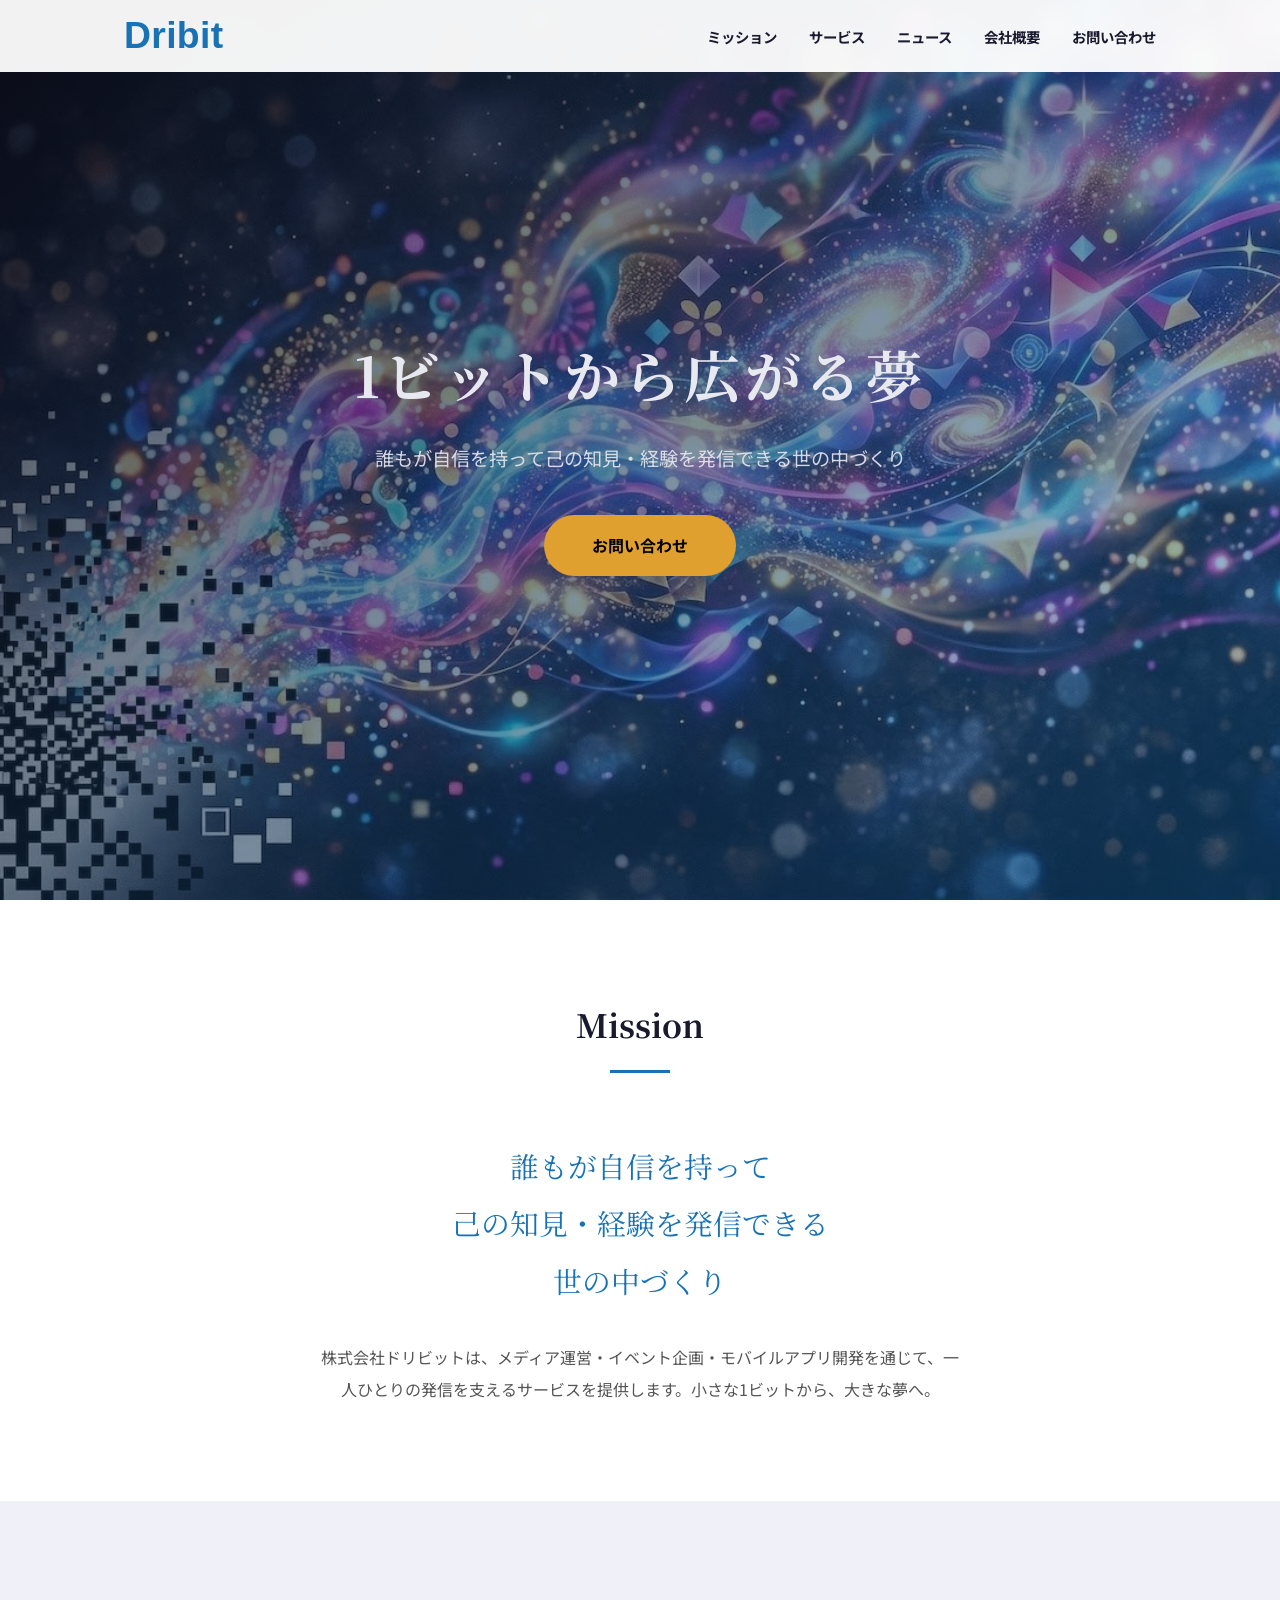
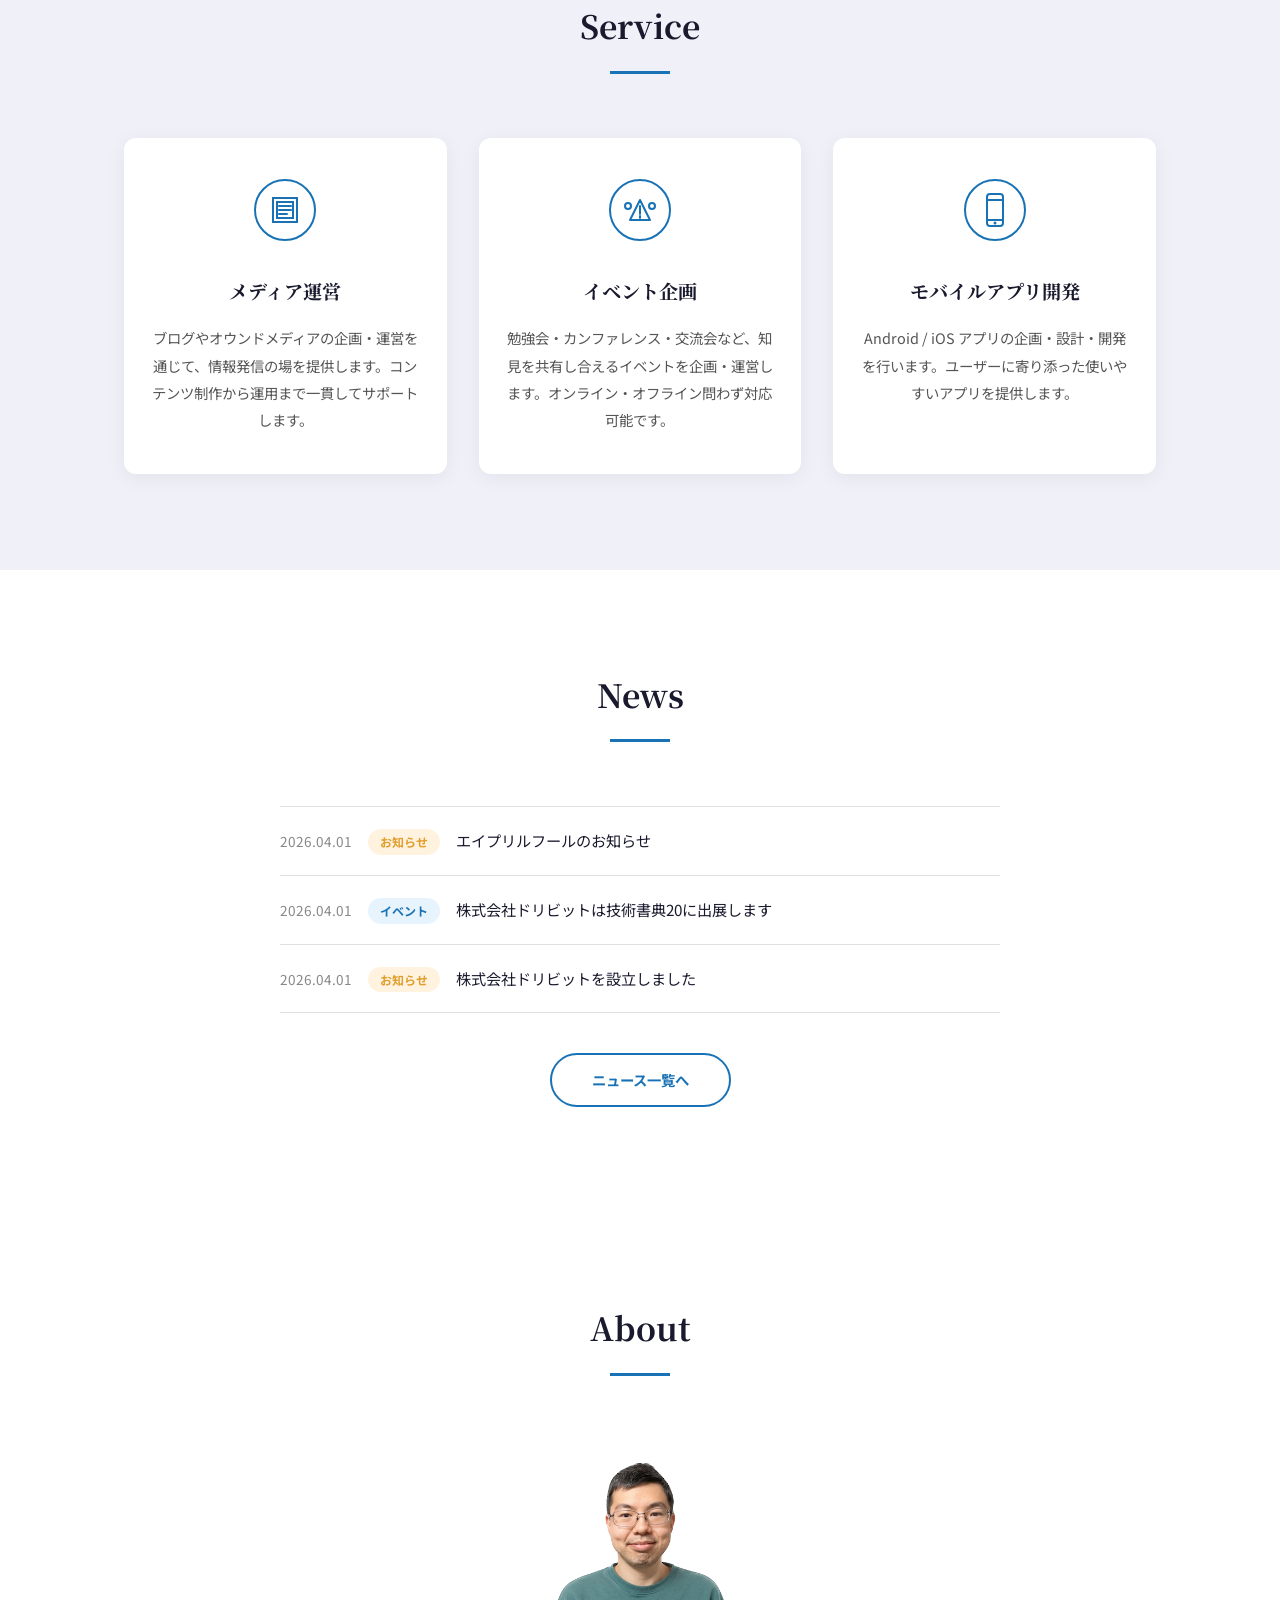
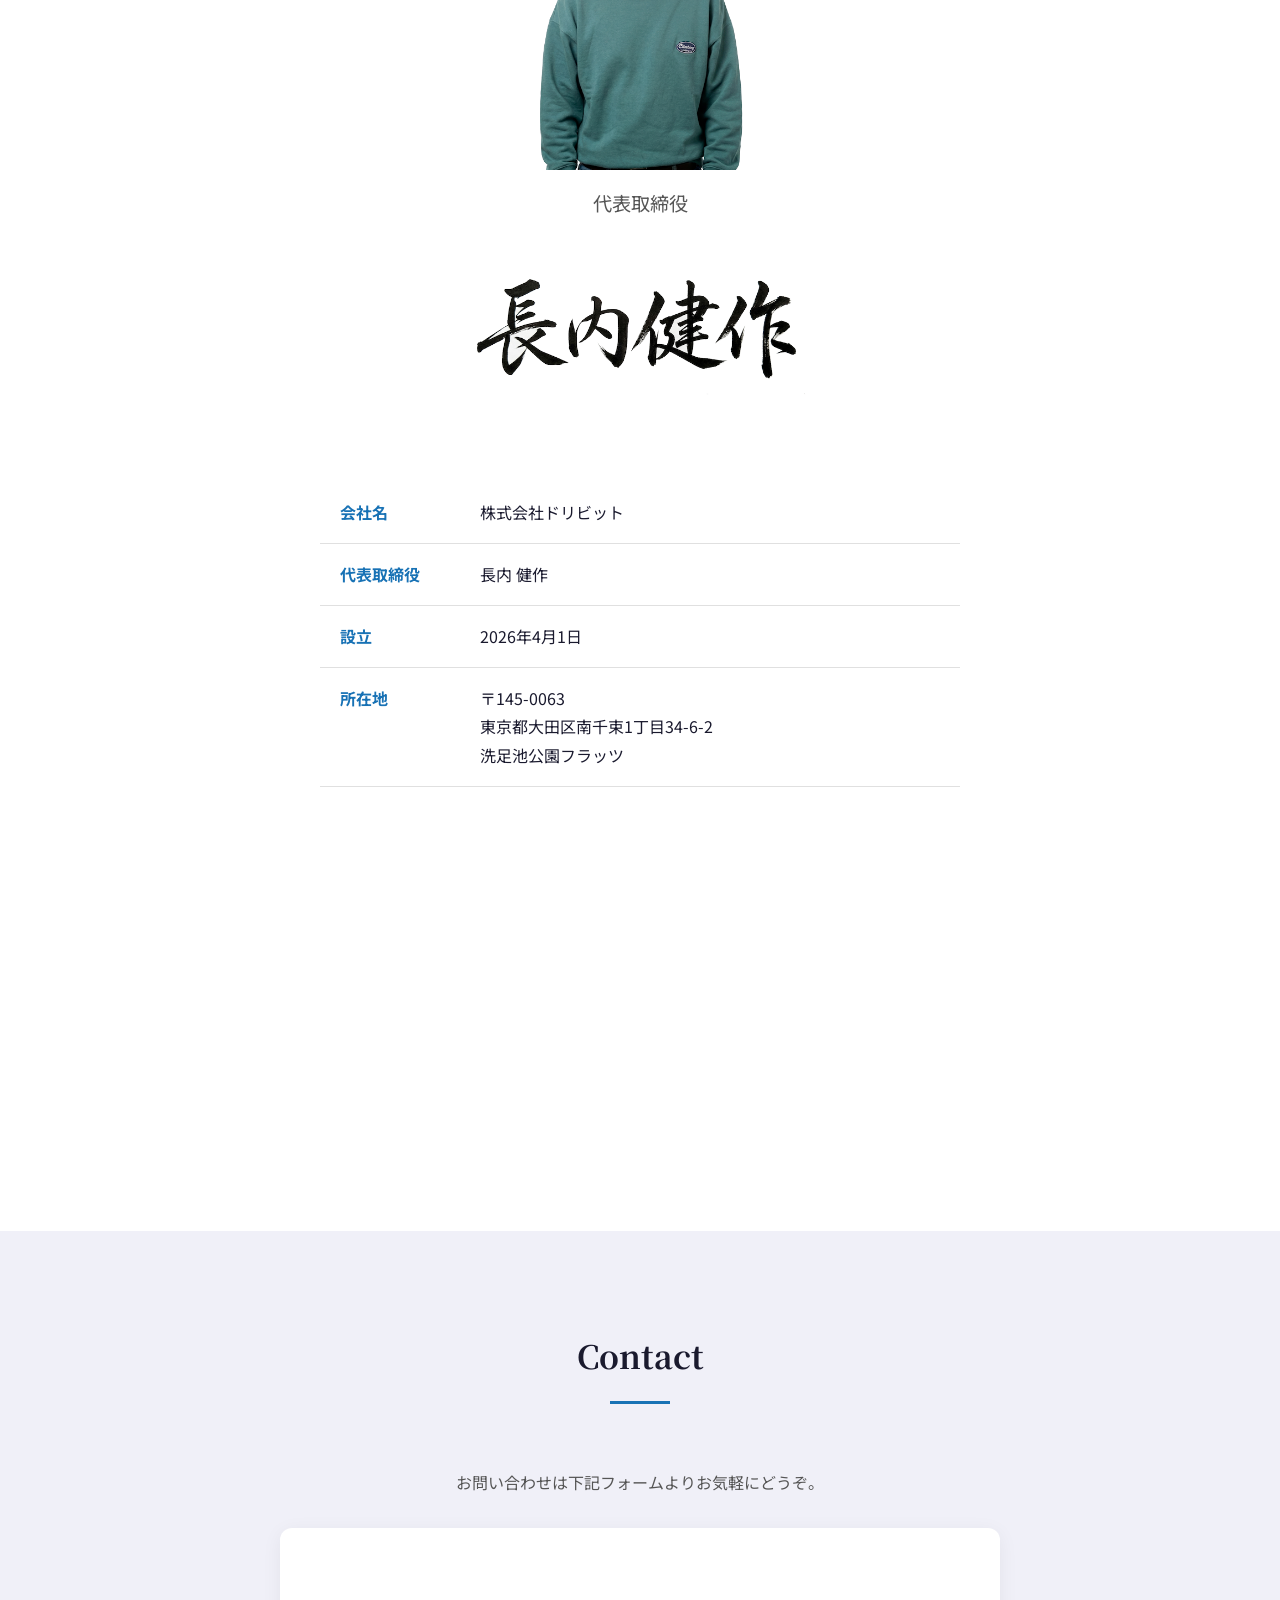
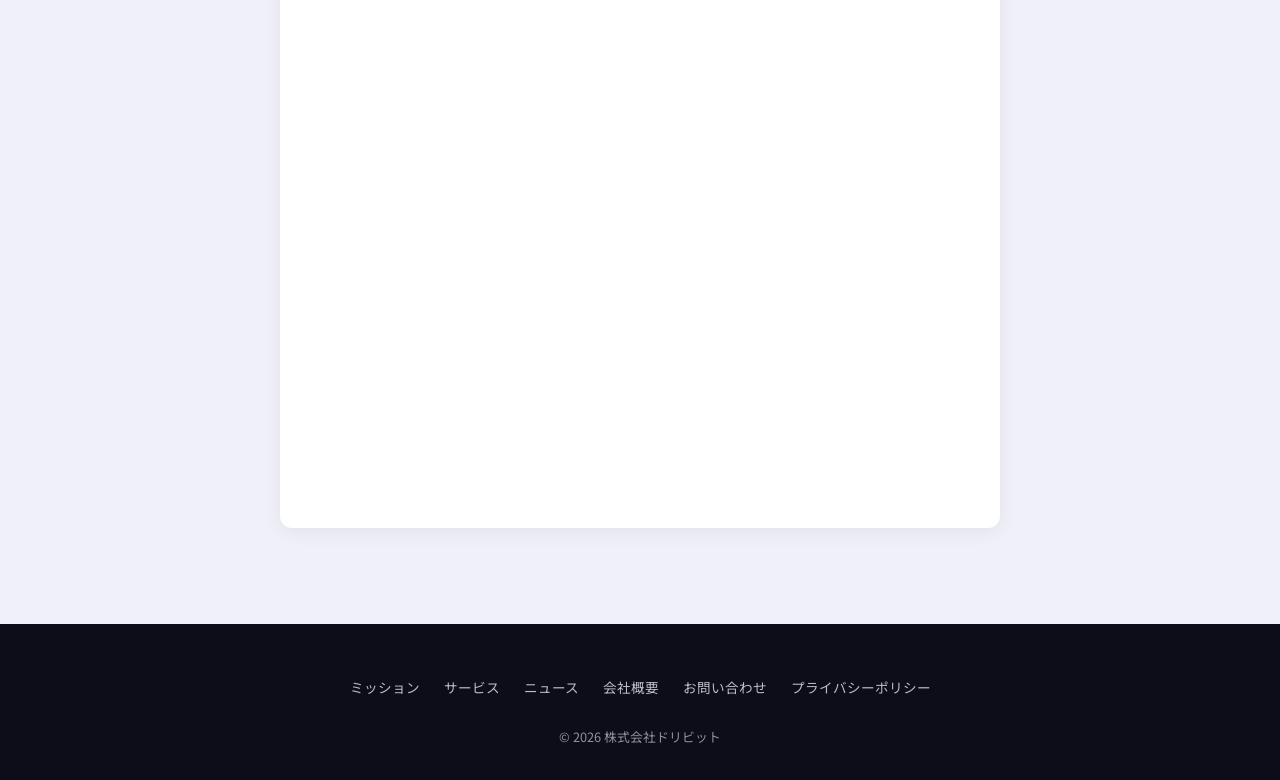
<file: docs/index.html>
<!DOCTYPE html>
<html lang="ja">
<head>
  <meta charset="UTF-8">
  <meta name="viewport" content="width=device-width, initial-scale=1.0">
  <title>株式会社ドリビット | 1ビットから広がる夢</title>
  <meta name="description" content="株式会社ドリビットはメディア運営、イベント企画、モバイルアプリ開発を通じて、誰もが自信を持って己の知見・経験を発信できる世の中をつくります。">
  <meta property="og:title" content="株式会社ドリビット | 1ビットから広がる夢">
  <meta property="og:description" content="メディア運営、イベント企画、モバイルアプリ開発を通じて、誰もが自信を持って己の知見・経験を発信できる世の中をつくります。">
  <meta property="og:type" content="website">
  <meta property="og:url" content="https://tonionagauzzi.github.io/dribit/">
  <meta property="og:image" content="https://tonionagauzzi.github.io/dribit/images/dribit-background.jpg">
  <meta name="theme-color" content="#1872B5">
  <meta property="og:locale" content="ja_JP">
  <link rel="preconnect" href="https://fonts.googleapis.com">
  <link rel="preconnect" href="https://fonts.gstatic.com" crossorigin>
  <link href="https://fonts.googleapis.com/css2?family=Noto+Sans+JP:wght@400;700&family=Noto+Serif+JP:wght@700&display=swap" rel="stylesheet">
  <link rel="stylesheet" href="css/style.css">
  <script type="application/ld+json">
  {
    "@context": "https://schema.org",
    "@type": "Organization",
    "name": "株式会社ドリビット",
    "url": "https://tonionagauzzi.github.io/dribit/",
    "logo": "https://tonionagauzzi.github.io/dribit/images/dribit-logo.svg",
    "founder": {
      "@type": "Person",
      "name": "長内健作"
    },
    "foundingDate": "2026-04-01",
    "address": {
      "@type": "PostalAddress",
      "postalCode": "145-0063",
      "addressRegion": "東京都",
      "addressLocality": "大田区",
      "streetAddress": "南千束1丁目34-6 洗足公園フラッツ",
      "addressCountry": "JP"
    }
  }
  </script>
</head>
<body>
  <!-- Header -->
  <header class="header" id="header">
    <div class="header__inner">
      <a href="#" class="header__logo">
        <img src="images/dribit-logo.svg" alt="株式会社ドリビット" width="120" height="48">
      </a>
      <button class="header__hamburger" id="hamburger" aria-label="メニューを開く" aria-expanded="false">
        <span></span>
        <span></span>
        <span></span>
      </button>
      <nav class="header__nav" id="nav" aria-label="メインナビゲーション">
        <ul class="header__nav-list">
          <li><a href="#mission" class="header__nav-link">ミッション</a></li>
          <li><a href="#service" class="header__nav-link">サービス</a></li>
          <li><a href="#news" class="header__nav-link">ニュース</a></li>
          <li><a href="#about" class="header__nav-link">会社概要</a></li>
          <li><a href="#contact" class="header__nav-link">お問い合わせ</a></li>
        </ul>
      </nav>
    </div>
  </header>

  <main>
    <!-- Hero -->
    <section class="hero" id="hero">
      <div class="hero__overlay"></div>
      <div class="hero__content">
        <h1 class="hero__title">1ビットから広がる夢</h1>
        <p class="hero__subtitle">誰もが自信を持って己の知見・経験を発信できる世の中づくり</p>
        <a href="#contact" class="hero__cta">お問い合わせ</a>
      </div>
    </section>

    <!-- Mission -->
    <section class="mission" id="mission">
      <div class="container">
        <h2 class="section-title">Mission</h2>
        <p class="mission__text">誰もが自信を持って<br>己の知見・経験を発信できる<br>世の中づくり</p>
        <p class="mission__description">株式会社ドリビットは、メディア運営・イベント企画・モバイルアプリ開発を通じて、一人ひとりの発信を支えるサービスを提供します。小さな1ビットから、大きな夢へ。</p>
      </div>
    </section>

    <!-- Service -->
    <section class="service" id="service">
      <div class="container">
        <h2 class="section-title">Service</h2>
        <div class="service__cards">
          <a href="https://dribit.hatenablog.com/" target="_blank" rel="noopener noreferrer" class="service__card">
            <div class="service__icon" aria-hidden="true">
              <svg viewBox="0 0 64 64" width="64" height="64"><circle cx="32" cy="32" r="30" fill="none" stroke="#1872B5" stroke-width="2"/><path d="M20 44V20h24v24H20zm4-20v16h16V24H24zm2 4h12m-12 4h12m-12 4h8" fill="none" stroke="#1872B5" stroke-width="2" stroke-linecap="round"/></svg>
            </div>
            <h3 class="service__card-title">メディア運営</h3>
            <p class="service__card-text">ブログやオウンドメディアの企画・運営を通じて、情報発信の場を提供します。コンテンツ制作から運用まで一貫してサポートします。</p>
          </a>
          <a href="https://connpass.com/user/knagauchi/open/" target="_blank" rel="noopener noreferrer" class="service__card">
            <div class="service__icon" aria-hidden="true">
              <svg viewBox="0 0 64 64" width="64" height="64"><circle cx="32" cy="32" r="30" fill="none" stroke="#1872B5" stroke-width="2"/><path d="M22 42l10-20 10 20H22zm10-14v8m0 2v2" fill="none" stroke="#1872B5" stroke-width="2" stroke-linecap="round" stroke-linejoin="round"/><circle cx="20" cy="28" r="3" fill="none" stroke="#1872B5" stroke-width="2"/><circle cx="44" cy="28" r="3" fill="none" stroke="#1872B5" stroke-width="2"/></svg>
            </div>
            <h3 class="service__card-title">イベント企画</h3>
            <p class="service__card-text">勉強会・カンファレンス・交流会など、知見を共有し合えるイベントを企画・運営します。オンライン・オフライン問わず対応可能です。</p>
          </a>
          <a href="https://play.google.com/store/apps/developer?id=tonionagauzzi&hl=ja" target="_blank" rel="noopener noreferrer" class="service__card">
            <div class="service__icon" aria-hidden="true">
              <svg viewBox="0 0 64 64" width="64" height="64"><circle cx="32" cy="32" r="30" fill="none" stroke="#1872B5" stroke-width="2"/><rect x="24" y="16" width="16" height="32" rx="3" fill="none" stroke="#1872B5" stroke-width="2"/><line x1="24" y1="22" x2="40" y2="22" stroke="#1872B5" stroke-width="2"/><line x1="24" y1="42" x2="40" y2="42" stroke="#1872B5" stroke-width="2"/><circle cx="32" cy="45" r="1.5" fill="#1872B5"/></svg>
            </div>
            <h3 class="service__card-title">モバイルアプリ開発</h3>
            <p class="service__card-text">Android / iOS アプリの企画・設計・開発を行います。ユーザーに寄り添った使いやすいアプリを提供します。</p>
          </a>
        </div>
      </div>
    </section>

    <!-- News -->
    <section class="news" id="news">
      <div class="container">
        <h2 class="section-title">News</h2>
        <ul class="news__list">
          <li class="news__item">
            <time class="news__date" datetime="2026-04-01">2026.04.01</time>
            <span class="news__tag news__tag--info">お知らせ</span>
            <a href="april-fools.html" class="news__link">エイプリルフールのお知らせ</a>
          </li>
          <li class="news__item">
            <time class="news__date" datetime="2026-04-01">2026.04.01</time>
            <span class="news__tag news__tag--event">イベント</span>
            <a href="https://dribit.hatenablog.com/entry/2026/03/28/233750" target="_blank" rel="noopener noreferrer" class="news__link">株式会社ドリビットは技術書典20に出展します</a>
          </li>
          <li class="news__item">
            <time class="news__date" datetime="2026-04-01">2026.04.01</time>
            <span class="news__tag news__tag--info">お知らせ</span>
            <a href="greeting.html" class="news__link">株式会社ドリビットを設立しました</a>
          </li>
        </ul>
        <div class="news__more">
          <a href="news.html" class="news__more-link">ニュース一覧へ</a>
        </div>
      </div>
    </section>

    <!-- About -->
    <section class="about" id="about">
      <div class="container">
        <h2 class="section-title">About</h2>

        <div class="about__ceo">
          <img src="images/ceo.png" alt="代表取締役 長内健作" class="about__ceo-photo">
          <div class="about__ceo-info">
            <p class="about__ceo-role">代表取締役</p>
            <img src="images/ceo-sign.png" alt="長内 健作" class="about__ceo-sign">
          </div>
        </div>

        <table class="about__table">
          <tbody>
            <tr>
              <th>会社名</th>
              <td>株式会社ドリビット</td>
            </tr>
            <tr>
              <th>代表取締役</th>
              <td>長内 健作</td>
            </tr>
            <tr>
              <th>設立</th>
              <td>2026年4月1日</td>
            </tr>
            <tr>
              <th>所在地</th>
              <td>〒145-0063<br>東京都大田区南千束1丁目34-6-2<br>洗足池公園フラッツ</td>
            </tr>
          </tbody>
        </table>

        <div class="about__map">
          <iframe
            src="https://www.google.com/maps/embed?pb=!1m18!1m12!1m3!1d3244.5!2d139.6930!3d35.6080!2m3!1f0!2f0!3f0!3m2!1i1024!2i768!4f13.1!3m3!1m2!1s0x6018f517cfc9cfb1%3A0x0!2z5p2x5Lqs6YO95aSn55Sw5Yy65Y2X5Y2D5p2fMeS4geebrjM0LTY!5e0!3m2!1sja!2sjp!4v1"
            width="100%"
            height="300"
            style="border:0;"
            allowfullscreen=""
            loading="lazy"
            referrerpolicy="no-referrer-when-downgrade"
            title="株式会社ドリビット 所在地">
          </iframe>
        </div>
      </div>
    </section>

    <!-- Contact -->
    <section class="contact" id="contact">
      <div class="container">
        <h2 class="section-title">Contact</h2>
        <p class="contact__description">お問い合わせは下記フォームよりお気軽にどうぞ。</p>
        <div class="contact__form-wrapper">
          <iframe
            src="https://docs.google.com/forms/d/e/1FAIpQLSdU_aLf9sjyo8rgIQrFaLadNsTIwIhDn-3zxb8_YLJNC9OWyg/viewform?embedded=true"
            width="100%"
            height="600"
            style="border:0;"
            title="お問い合わせフォーム">
            読み込んでいます…
          </iframe>
        </div>
      </div>
    </section>
  </main>

  <!-- Footer -->
  <footer class="footer">
    <div class="footer__inner">
      <nav class="footer__nav" aria-label="フッターナビゲーション">
        <ul class="footer__nav-list">
          <li><a href="#mission">ミッション</a></li>
          <li><a href="#service">サービス</a></li>
          <li><a href="#news">ニュース</a></li>
          <li><a href="#about">会社概要</a></li>
          <li><a href="#contact">お問い合わせ</a></li>
          <li><a href="privacy-policy.html">プライバシーポリシー</a></li>
        </ul>
      </nav>
      <p class="footer__copyright">&copy; 2026 株式会社ドリビット</p>
    </div>
  </footer>

  <script src="js/main.js"></script>
</body>
</html>
</file>
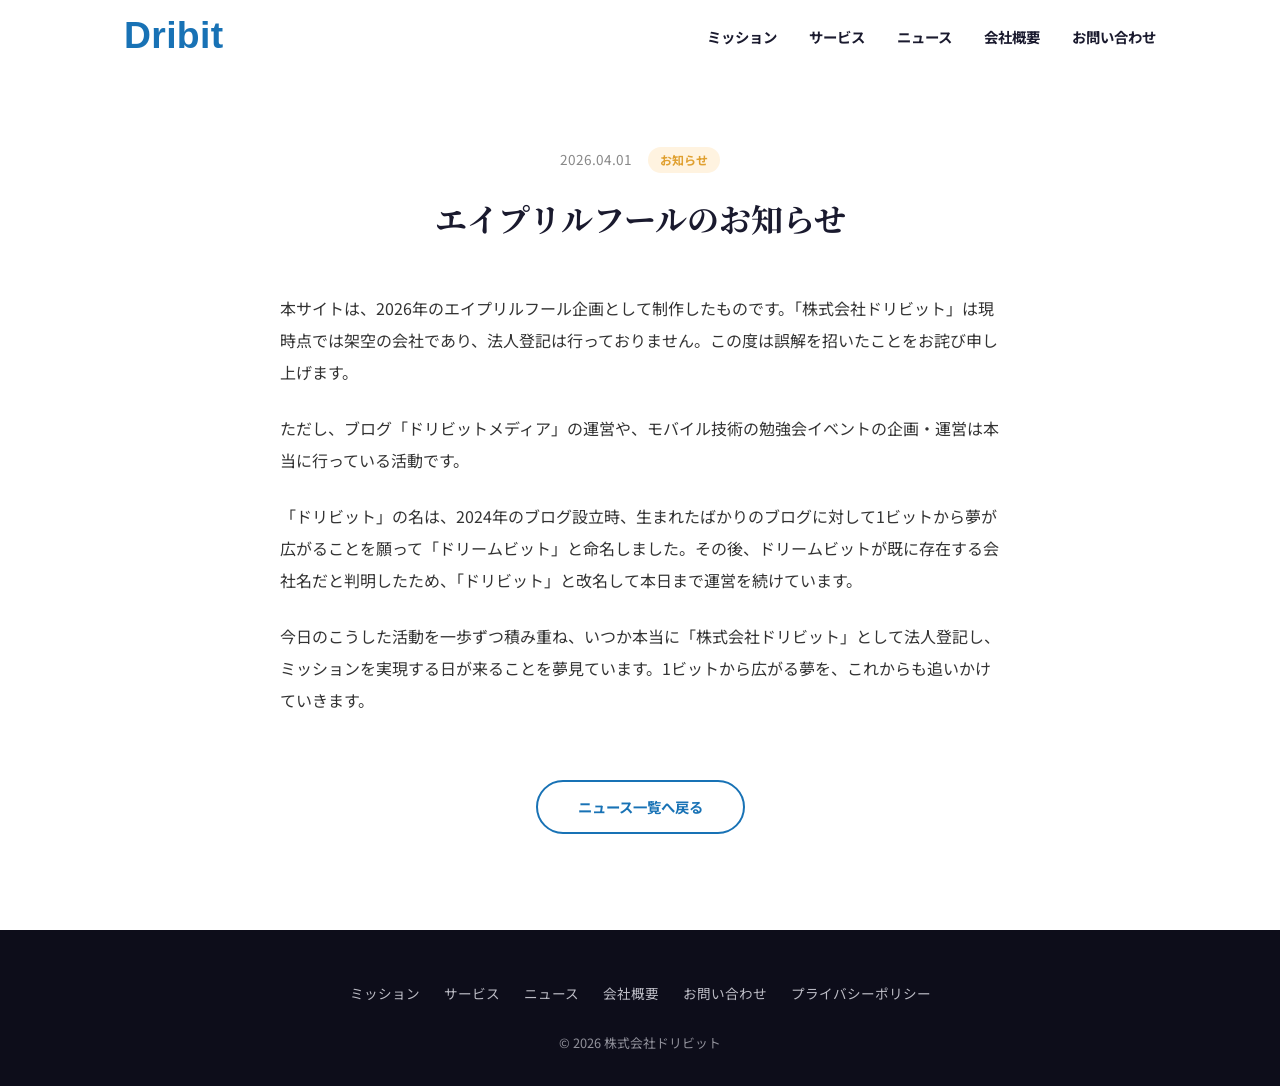
<file: docs/april-fools.html>
<!DOCTYPE html>
<html lang="ja">
<head>
  <meta charset="UTF-8">
  <meta name="viewport" content="width=device-width, initial-scale=1.0">
  <title>エイプリルフールのお知らせ | 株式会社ドリビット</title>
  <meta name="description" content="株式会社ドリビットのエイプリルフール企画についてのお知らせです。">
  <meta property="og:title" content="エイプリルフールのお知らせ | 株式会社ドリビット">
  <meta property="og:description" content="株式会社ドリビットのエイプリルフール企画についてのお知らせです。">
  <meta property="og:type" content="article">
  <meta property="og:url" content="https://tonionagauzzi.github.io/dribit/april-fools.html">
  <meta property="og:image" content="https://tonionagauzzi.github.io/dribit/images/dribit-background.jpg">
  <meta name="theme-color" content="#1872B5">
  <meta property="og:locale" content="ja_JP">
  <link rel="preconnect" href="https://fonts.googleapis.com">
  <link rel="preconnect" href="https://fonts.gstatic.com" crossorigin>
  <link href="https://fonts.googleapis.com/css2?family=Noto+Sans+JP:wght@400;700&family=Noto+Serif+JP:wght@700&display=swap" rel="stylesheet">
  <link rel="stylesheet" href="css/style.css">
  <script type="application/ld+json">
  {
    "@context": "https://schema.org",
    "@type": "Article",
    "headline": "エイプリルフールのお知らせ",
    "datePublished": "2026-04-01",
    "author": {
      "@type": "Person",
      "name": "長内健作"
    },
    "publisher": {
      "@type": "Organization",
      "name": "株式会社ドリビット",
      "url": "https://tonionagauzzi.github.io/dribit/"
    }
  }
  </script>
</head>
<body>
  <!-- Header -->
  <header class="header" id="header">
    <div class="header__inner">
      <a href="index.html" class="header__logo">
        <img src="images/dribit-logo.svg" alt="株式会社ドリビット" width="120" height="48">
      </a>
      <button class="header__hamburger" id="hamburger" aria-label="メニューを開く" aria-expanded="false">
        <span></span>
        <span></span>
        <span></span>
      </button>
      <nav class="header__nav" id="nav" aria-label="メインナビゲーション">
        <ul class="header__nav-list">
          <li><a href="index.html#mission" class="header__nav-link">ミッション</a></li>
          <li><a href="index.html#service" class="header__nav-link">サービス</a></li>
          <li><a href="index.html#news" class="header__nav-link">ニュース</a></li>
          <li><a href="index.html#about" class="header__nav-link">会社概要</a></li>
          <li><a href="index.html#contact" class="header__nav-link">お問い合わせ</a></li>
        </ul>
      </nav>
    </div>
  </header>

  <main class="article-page">
    <article class="container">
      <header class="article-page__header">
        <time class="article-page__date" datetime="2026-04-01">2026.04.01</time>
        <span class="news__tag news__tag--info">お知らせ</span>
        <h1 class="article-page__title">エイプリルフールのお知らせ</h1>
      </header>

      <div class="article-page__body">
        <p>本サイトは、2026年のエイプリルフール企画として制作したものです。「株式会社ドリビット」は現時点では架空の会社であり、法人登記は行っておりません。この度は誤解を招いたことをお詫び申し上げます。</p>
        <p>ただし、ブログ「ドリビットメディア」の運営や、モバイル技術の勉強会イベントの企画・運営は本当に行っている活動です。</p>
        <p>「ドリビット」の名は、2024年のブログ設立時、生まれたばかりのブログに対して1ビットから夢が広がることを願って「ドリームビット」と命名しました。その後、ドリームビットが既に存在する会社名だと判明したため、「ドリビット」と改名して本日まで運営を続けています。</p>
        <p>今日のこうした活動を一歩ずつ積み重ね、いつか本当に「株式会社ドリビット」として法人登記し、ミッションを実現する日が来ることを夢見ています。1ビットから広がる夢を、これからも追いかけていきます。</p>
      </div>

      <div class="article-page__back">
        <a href="news.html" class="article-page__back-link">ニュース一覧へ戻る</a>
      </div>
    </article>
  </main>

  <!-- Footer -->
  <footer class="footer">
    <div class="footer__inner">
      <nav class="footer__nav" aria-label="フッターナビゲーション">
        <ul class="footer__nav-list">
          <li><a href="index.html#mission">ミッション</a></li>
          <li><a href="index.html#service">サービス</a></li>
          <li><a href="index.html#news">ニュース</a></li>
          <li><a href="index.html#about">会社概要</a></li>
          <li><a href="index.html#contact">お問い合わせ</a></li>
          <li><a href="privacy-policy.html">プライバシーポリシー</a></li>
        </ul>
      </nav>
      <p class="footer__copyright">&copy; 2026 株式会社ドリビット</p>
    </div>
  </footer>

  <script src="js/main.js"></script>
</body>
</html>
</file>
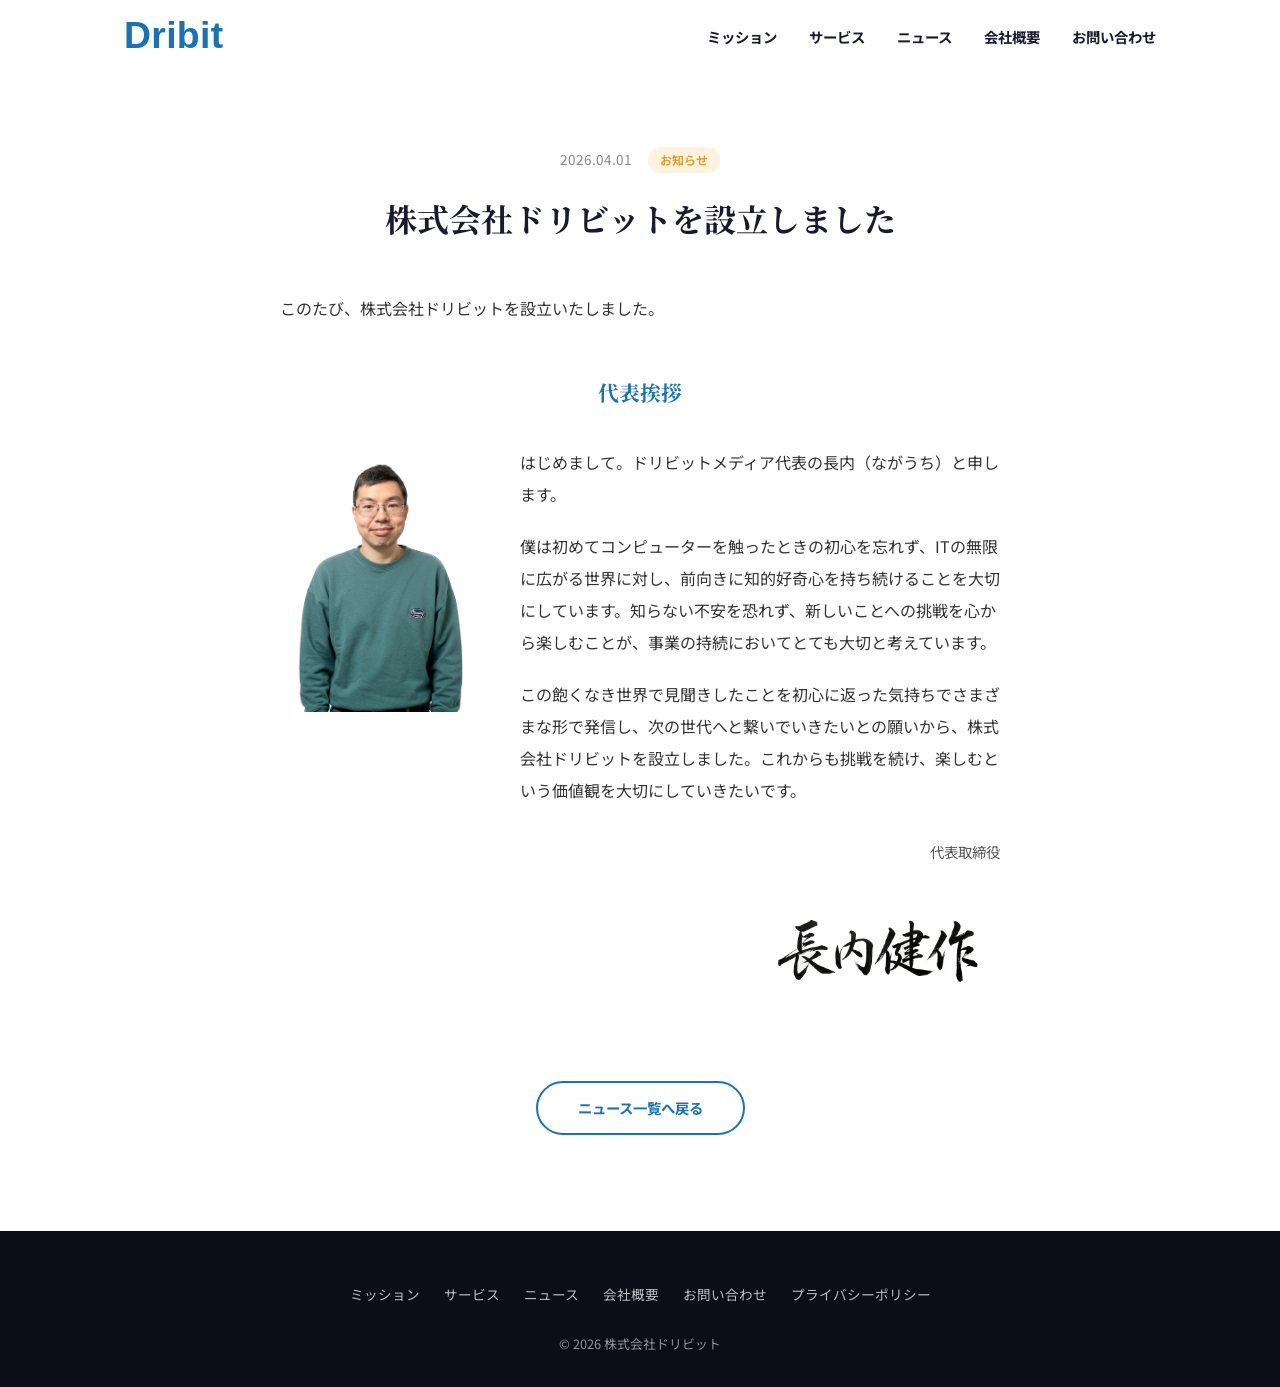
<file: docs/greeting.html>
<!DOCTYPE html>
<html lang="ja">
<head>
  <meta charset="UTF-8">
  <meta name="viewport" content="width=device-width, initial-scale=1.0">
  <title>株式会社ドリビットを設立しました | 株式会社ドリビット</title>
  <meta name="description" content="株式会社ドリビット代表取締役 長内健作からの設立のご挨拶です。">
  <meta property="og:title" content="株式会社ドリビットを設立しました | 株式会社ドリビット">
  <meta property="og:description" content="株式会社ドリビット代表取締役 長内健作からの設立のご挨拶です。">
  <meta property="og:type" content="article">
  <meta property="og:url" content="https://tonionagauzzi.github.io/dribit/greeting.html">
  <meta property="og:image" content="https://tonionagauzzi.github.io/dribit/images/dribit-background.jpg">
  <meta name="theme-color" content="#1872B5">
  <meta property="og:locale" content="ja_JP">
  <link rel="preconnect" href="https://fonts.googleapis.com">
  <link rel="preconnect" href="https://fonts.gstatic.com" crossorigin>
  <link href="https://fonts.googleapis.com/css2?family=Noto+Sans+JP:wght@400;700&family=Noto+Serif+JP:wght@700&display=swap" rel="stylesheet">
  <link rel="stylesheet" href="css/style.css">
  <script type="application/ld+json">
  {
    "@context": "https://schema.org",
    "@type": "Article",
    "headline": "株式会社ドリビットを設立しました",
    "datePublished": "2026-04-01",
    "author": {
      "@type": "Person",
      "name": "長内健作"
    },
    "publisher": {
      "@type": "Organization",
      "name": "株式会社ドリビット",
      "url": "https://tonionagauzzi.github.io/dribit/"
    }
  }
  </script>
</head>
<body>
  <!-- Header -->
  <header class="header" id="header">
    <div class="header__inner">
      <a href="index.html" class="header__logo">
        <img src="images/dribit-logo.svg" alt="株式会社ドリビット" width="120" height="48">
      </a>
      <button class="header__hamburger" id="hamburger" aria-label="メニューを開く" aria-expanded="false">
        <span></span>
        <span></span>
        <span></span>
      </button>
      <nav class="header__nav" id="nav" aria-label="メインナビゲーション">
        <ul class="header__nav-list">
          <li><a href="index.html#mission" class="header__nav-link">ミッション</a></li>
          <li><a href="index.html#service" class="header__nav-link">サービス</a></li>
          <li><a href="index.html#news" class="header__nav-link">ニュース</a></li>
          <li><a href="index.html#about" class="header__nav-link">会社概要</a></li>
          <li><a href="index.html#contact" class="header__nav-link">お問い合わせ</a></li>
        </ul>
      </nav>
    </div>
  </header>

  <main class="article-page">
    <article class="container">
      <header class="article-page__header">
        <time class="article-page__date" datetime="2026-04-01">2026.04.01</time>
        <span class="news__tag news__tag--info">お知らせ</span>
        <h1 class="article-page__title">株式会社ドリビットを設立しました</h1>
      </header>

      <div class="article-page__body">
        <p>このたび、株式会社ドリビットを設立いたしました。</p>

        <section class="article-page__greeting">
          <h2 class="article-page__greeting-heading">代表挨拶</h2>
          <div class="article-page__greeting-content">
            <div class="article-page__greeting-photo">
              <img src="images/ceo.png" alt="代表取締役 長内健作">
            </div>
            <div class="article-page__greeting-text">
              <p>はじめまして。ドリビットメディア代表の長内（ながうち）と申します。</p>
              <p>僕は初めてコンピューターを触ったときの初心を忘れず、ITの無限に広がる世界に対し、前向きに知的好奇心を持ち続けることを大切にしています。知らない不安を恐れず、新しいことへの挑戦を心から楽しむことが、事業の持続においてとても大切と考えています。</p>
              <p>この飽くなき世界で見聞きしたことを初心に返った気持ちでさまざまな形で発信し、次の世代へと繋いでいきたいとの願いから、株式会社ドリビットを設立しました。これからも挑戦を続け、楽しむという価値観を大切にしていきたいです。</p>
              <div class="article-page__greeting-sign">
                <p class="article-page__greeting-role">代表取締役</p>
                <img src="images/ceo-sign.png" alt="長内 健作" class="article-page__greeting-sign-img">
              </div>
            </div>
          </div>
        </section>
      </div>

      <div class="article-page__back">
        <a href="news.html" class="article-page__back-link">ニュース一覧へ戻る</a>
      </div>
    </article>
  </main>

  <!-- Footer -->
  <footer class="footer">
    <div class="footer__inner">
      <nav class="footer__nav" aria-label="フッターナビゲーション">
        <ul class="footer__nav-list">
          <li><a href="index.html#mission">ミッション</a></li>
          <li><a href="index.html#service">サービス</a></li>
          <li><a href="index.html#news">ニュース</a></li>
          <li><a href="index.html#about">会社概要</a></li>
          <li><a href="index.html#contact">お問い合わせ</a></li>
          <li><a href="privacy-policy.html">プライバシーポリシー</a></li>
        </ul>
      </nav>
      <p class="footer__copyright">&copy; 2026 株式会社ドリビット</p>
    </div>
  </footer>

  <script src="js/main.js"></script>
</body>
</html>
</file>
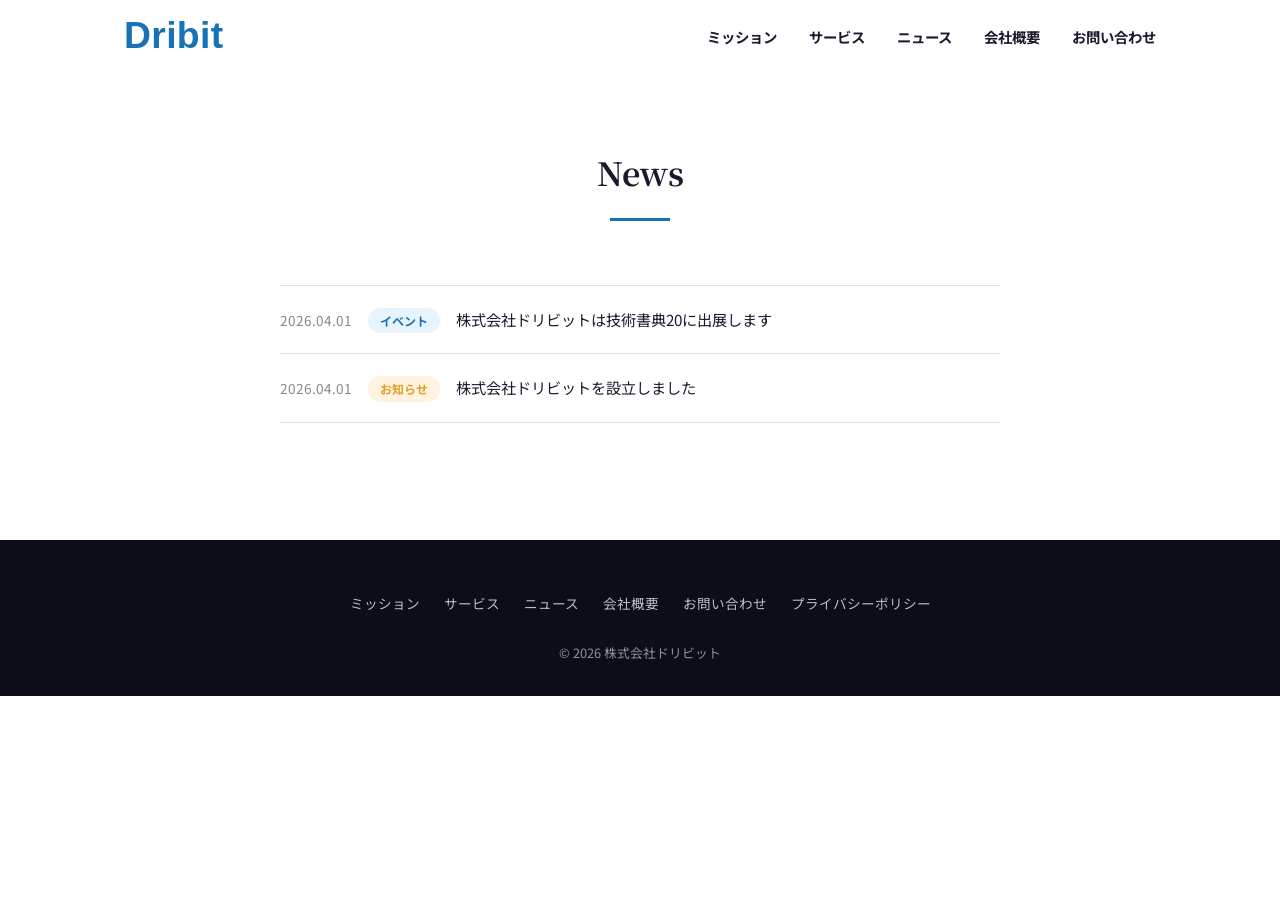
<file: docs/news.html>
<!DOCTYPE html>
<html lang="ja">
<head>
  <meta charset="UTF-8">
  <meta name="viewport" content="width=device-width, initial-scale=1.0">
  <title>ニュース | 株式会社ドリビット</title>
  <meta name="description" content="株式会社ドリビットのニュース・お知らせ一覧です。">
  <meta property="og:title" content="ニュース | 株式会社ドリビット">
  <meta property="og:description" content="株式会社ドリビットのニュース・お知らせ一覧です。">
  <meta property="og:type" content="website">
  <meta property="og:url" content="https://tonionagauzzi.github.io/dribit/news.html">
  <meta property="og:image" content="https://tonionagauzzi.github.io/dribit/images/dribit-background.jpg">
  <meta name="theme-color" content="#1872B5">
  <meta property="og:locale" content="ja_JP">
  <link rel="preconnect" href="https://fonts.googleapis.com">
  <link rel="preconnect" href="https://fonts.gstatic.com" crossorigin>
  <link href="https://fonts.googleapis.com/css2?family=Noto+Sans+JP:wght@400;700&family=Noto+Serif+JP:wght@700&display=swap" rel="stylesheet">
  <link rel="stylesheet" href="css/style.css">
  <script type="application/ld+json">
  {
    "@context": "https://schema.org",
    "@type": "WebPage",
    "name": "ニュース",
    "url": "https://tonionagauzzi.github.io/dribit/news.html",
    "isPartOf": {
      "@type": "WebSite",
      "name": "株式会社ドリビット",
      "url": "https://tonionagauzzi.github.io/dribit/"
    }
  }
  </script>
</head>
<body>
  <!-- Header -->
  <header class="header" id="header">
    <div class="header__inner">
      <a href="index.html" class="header__logo">
        <img src="images/dribit-logo.svg" alt="株式会社ドリビット" width="120" height="48">
      </a>
      <button class="header__hamburger" id="hamburger" aria-label="メニューを開く" aria-expanded="false">
        <span></span>
        <span></span>
        <span></span>
      </button>
      <nav class="header__nav" id="nav" aria-label="メインナビゲーション">
        <ul class="header__nav-list">
          <li><a href="index.html#mission" class="header__nav-link">ミッション</a></li>
          <li><a href="index.html#service" class="header__nav-link">サービス</a></li>
          <li><a href="index.html#news" class="header__nav-link">ニュース</a></li>
          <li><a href="index.html#about" class="header__nav-link">会社概要</a></li>
          <li><a href="index.html#contact" class="header__nav-link">お問い合わせ</a></li>
        </ul>
      </nav>
    </div>
  </header>

  <main class="news-page">
    <div class="container">
      <h1 class="section-title news-page__title">News</h1>
      <ul class="news__list">
        <li class="news__item">
          <time class="news__date" datetime="2026-04-01">2026.04.01</time>
          <span class="news__tag news__tag--event">イベント</span>
          <a href="https://dribit.hatenablog.com/entry/2026/03/28/233750" target="_blank" rel="noopener noreferrer" class="news__link">株式会社ドリビットは技術書典20に出展します</a>
        </li>
        <li class="news__item">
          <time class="news__date" datetime="2026-04-01">2026.04.01</time>
          <span class="news__tag news__tag--info">お知らせ</span>
          <a href="greeting.html" class="news__link">株式会社ドリビットを設立しました</a>
        </li>
      </ul>
    </div>
  </main>

  <!-- Footer -->
  <footer class="footer">
    <div class="footer__inner">
      <nav class="footer__nav" aria-label="フッターナビゲーション">
        <ul class="footer__nav-list">
          <li><a href="index.html#mission">ミッション</a></li>
          <li><a href="index.html#service">サービス</a></li>
          <li><a href="index.html#news">ニュース</a></li>
          <li><a href="index.html#about">会社概要</a></li>
          <li><a href="index.html#contact">お問い合わせ</a></li>
          <li><a href="privacy-policy.html">プライバシーポリシー</a></li>
        </ul>
      </nav>
      <p class="footer__copyright">&copy; 2026 株式会社ドリビット</p>
    </div>
  </footer>

  <script src="js/main.js"></script>
</body>
</html>
</file>
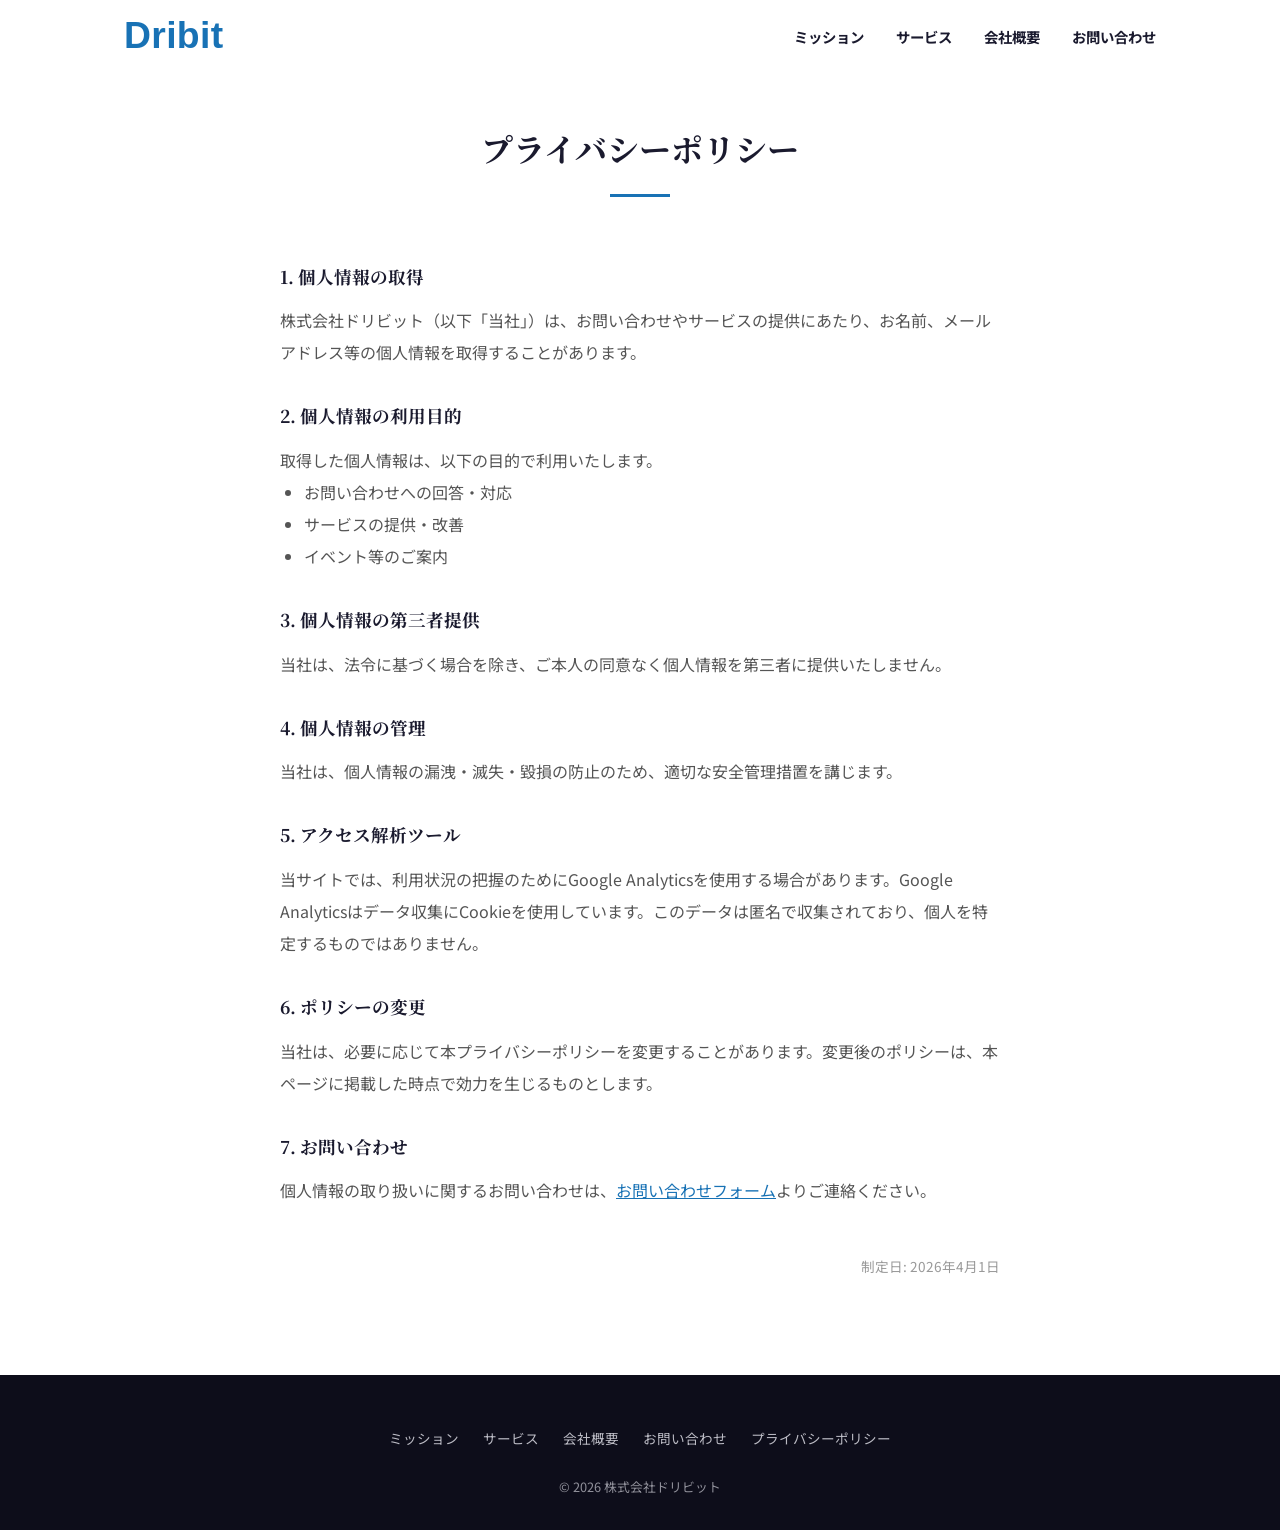
<file: docs/privacy-policy.html>
<!DOCTYPE html>
<html lang="ja">
<head>
  <meta charset="UTF-8">
  <meta name="viewport" content="width=device-width, initial-scale=1.0">
  <title>プライバシーポリシー | 株式会社ドリビット</title>
  <meta name="description" content="株式会社ドリビットのプライバシーポリシーです。">
  <meta property="og:title" content="プライバシーポリシー | 株式会社ドリビット">
  <meta property="og:description" content="株式会社ドリビットのプライバシーポリシーです。">
  <meta property="og:type" content="website">
  <meta property="og:url" content="https://tonionagauzzi.github.io/dribit/privacy-policy.html">
  <meta property="og:image" content="https://tonionagauzzi.github.io/dribit/images/dribit-background.jpg">
  <meta name="theme-color" content="#1872B5">
  <link rel="preconnect" href="https://fonts.googleapis.com">
  <link rel="preconnect" href="https://fonts.gstatic.com" crossorigin>
  <link href="https://fonts.googleapis.com/css2?family=Noto+Sans+JP:wght@400;700&family=Noto+Serif+JP:wght@700&display=swap" rel="stylesheet">
  <link rel="stylesheet" href="css/style.css">
</head>
<body>
  <!-- Header -->
  <header class="header" id="header">
    <div class="header__inner">
      <a href="index.html" class="header__logo">
        <img src="images/dribit-logo.svg" alt="株式会社ドリビット" width="120" height="48">
      </a>
      <button class="header__hamburger" id="hamburger" aria-label="メニューを開く" aria-expanded="false">
        <span></span>
        <span></span>
        <span></span>
      </button>
      <nav class="header__nav" id="nav" aria-label="メインナビゲーション">
        <ul class="header__nav-list">
          <li><a href="index.html#mission" class="header__nav-link">ミッション</a></li>
          <li><a href="index.html#service" class="header__nav-link">サービス</a></li>
          <li><a href="index.html#about" class="header__nav-link">会社概要</a></li>
          <li><a href="index.html#contact" class="header__nav-link">お問い合わせ</a></li>
        </ul>
      </nav>
    </div>
  </header>

  <main class="privacy">
    <div class="container">
      <h1 class="section-title">プライバシーポリシー</h1>

      <div class="privacy__content">
        <section class="privacy__section">
          <h2>1. 個人情報の取得</h2>
          <p>株式会社ドリビット（以下「当社」）は、お問い合わせやサービスの提供にあたり、お名前、メールアドレス等の個人情報を取得することがあります。</p>
        </section>

        <section class="privacy__section">
          <h2>2. 個人情報の利用目的</h2>
          <p>取得した個人情報は、以下の目的で利用いたします。</p>
          <ul>
            <li>お問い合わせへの回答・対応</li>
            <li>サービスの提供・改善</li>
            <li>イベント等のご案内</li>
          </ul>
        </section>

        <section class="privacy__section">
          <h2>3. 個人情報の第三者提供</h2>
          <p>当社は、法令に基づく場合を除き、ご本人の同意なく個人情報を第三者に提供いたしません。</p>
        </section>

        <section class="privacy__section">
          <h2>4. 個人情報の管理</h2>
          <p>当社は、個人情報の漏洩・滅失・毀損の防止のため、適切な安全管理措置を講じます。</p>
        </section>

        <section class="privacy__section">
          <h2>5. アクセス解析ツール</h2>
          <p>当サイトでは、利用状況の把握のためにGoogle Analyticsを使用する場合があります。Google Analyticsはデータ収集にCookieを使用しています。このデータは匿名で収集されており、個人を特定するものではありません。</p>
        </section>

        <section class="privacy__section">
          <h2>6. ポリシーの変更</h2>
          <p>当社は、必要に応じて本プライバシーポリシーを変更することがあります。変更後のポリシーは、本ページに掲載した時点で効力を生じるものとします。</p>
        </section>

        <section class="privacy__section">
          <h2>7. お問い合わせ</h2>
          <p>個人情報の取り扱いに関するお問い合わせは、<a href="index.html#contact">お問い合わせフォーム</a>よりご連絡ください。</p>
        </section>

        <p class="privacy__date">制定日: 2026年4月1日</p>
      </div>
    </div>
  </main>

  <!-- Footer -->
  <footer class="footer">
    <div class="footer__inner">
      <nav class="footer__nav" aria-label="フッターナビゲーション">
        <ul class="footer__nav-list">
          <li><a href="index.html#mission">ミッション</a></li>
          <li><a href="index.html#service">サービス</a></li>
          <li><a href="index.html#about">会社概要</a></li>
          <li><a href="index.html#contact">お問い合わせ</a></li>
          <li><a href="privacy-policy.html">プライバシーポリシー</a></li>
        </ul>
      </nav>
      <p class="footer__copyright">&copy; 2026 株式会社ドリビット</p>
    </div>
  </footer>

  <script src="js/main.js"></script>
</body>
</html>
</file>
<file: docs/css/style.css>
/* ========================================
   Variables
   ======================================== */
:root {
  --color-primary: #1872B5;
  --color-accent: #E0A030;
  --color-text: #1A1A2E;
  --color-text-light: #E8E8F0;
  --color-bg: #FFFFFF;
  --color-bg-alt: #F0F0F8;
  --color-footer: #0D0D1A;
  --font-heading: 'Noto Serif JP', serif;
  --font-body: 'Noto Sans JP', sans-serif;
  --max-width: 1080px;
  --header-height: 72px;
}

/* ========================================
   Reset & Base
   ======================================== */
*,
*::before,
*::after {
  margin: 0;
  padding: 0;
  box-sizing: border-box;
}

html {
  scroll-behavior: smooth;
  scroll-padding-top: var(--header-height);
}

body {
  font-family: var(--font-body);
  font-weight: 400;
  color: var(--color-text);
  background-color: var(--color-bg);
  line-height: 1.8;
  -webkit-font-smoothing: antialiased;
}

img {
  max-width: 100%;
  height: auto;
  display: block;
}

a {
  color: inherit;
  text-decoration: none;
}

ul {
  list-style: none;
}

.container {
  max-width: var(--max-width);
  margin: 0 auto;
  padding: 0 24px;
}

/* ========================================
   Section Title
   ======================================== */
.section-title {
  font-family: var(--font-heading);
  font-size: 2rem;
  text-align: center;
  margin-bottom: 48px;
  position: relative;
  padding-bottom: 16px;
}

.section-title::after {
  content: '';
  display: block;
  width: 60px;
  height: 3px;
  background-color: var(--color-primary);
  margin: 16px auto 0;
}

/* ========================================
   Header
   ======================================== */
.header {
  position: fixed;
  top: 0;
  left: 0;
  width: 100%;
  height: var(--header-height);
  z-index: 1000;
  background-color: rgba(255, 255, 255, 0.95);
  backdrop-filter: blur(8px);
  transition: box-shadow 0.3s;
}

.header--scrolled {
  box-shadow: 0 2px 12px rgba(0, 0, 0, 0.1);
}

.header__inner {
  max-width: var(--max-width);
  margin: 0 auto;
  padding: 0 24px;
  height: 100%;
  display: flex;
  align-items: center;
  justify-content: space-between;
}

.header__logo img {
  height: 40px;
  width: auto;
}

.header__nav-list {
  display: flex;
  gap: 32px;
}

.header__nav-link {
  font-size: 0.9rem;
  font-weight: 700;
  transition: color 0.3s;
  position: relative;
}

.header__nav-link::after {
  content: '';
  position: absolute;
  bottom: -4px;
  left: 0;
  width: 0;
  height: 2px;
  background-color: var(--color-primary);
  transition: width 0.3s;
}

.header__nav-link:hover::after,
.header__nav-link:focus::after {
  width: 100%;
}

.header__hamburger {
  display: none;
  flex-direction: column;
  justify-content: center;
  gap: 6px;
  width: 40px;
  height: 40px;
  background: none;
  border: none;
  cursor: pointer;
  padding: 8px;
}

.header__hamburger span {
  display: block;
  width: 24px;
  height: 2px;
  background-color: var(--color-text);
  transition: transform 0.3s, opacity 0.3s;
}

.header__hamburger--open span:nth-child(1) {
  transform: translateY(8px) rotate(45deg);
}

.header__hamburger--open span:nth-child(2) {
  opacity: 0;
}

.header__hamburger--open span:nth-child(3) {
  transform: translateY(-8px) rotate(-45deg);
}

/* ========================================
   Hero
   ======================================== */
.hero {
  position: relative;
  min-height: 100vh;
  display: flex;
  align-items: center;
  justify-content: center;
  background-image: url('../images/dribit-background.jpg');
  background-size: cover;
  background-position: center;
  background-repeat: no-repeat;
}

.hero__overlay {
  position: absolute;
  inset: 0;
  background: linear-gradient(
    135deg,
    rgba(13, 13, 26, 0.7) 0%,
    rgba(24, 114, 181, 0.4) 100%
  );
}

.hero__content {
  position: relative;
  z-index: 1;
  text-align: center;
  padding: 0 24px;
}

.hero__title {
  font-family: var(--font-heading);
  font-size: clamp(2rem, 6vw, 3.5rem);
  color: var(--color-text-light);
  margin-bottom: 16px;
  letter-spacing: 0.08em;
}

.hero__subtitle {
  font-size: clamp(0.95rem, 2.5vw, 1.2rem);
  color: var(--color-text-light);
  margin-bottom: 40px;
  opacity: 0.9;
}

.hero__cta {
  display: inline-block;
  padding: 16px 48px;
  background-color: var(--color-accent);
  color: #000000;
  font-weight: 700;
  font-size: 1rem;
  border-radius: 50px;
  transition: transform 0.3s, box-shadow 0.3s;
}

.hero__cta:hover,
.hero__cta:focus {
  transform: translateY(-2px);
  box-shadow: 0 8px 24px rgba(224, 160, 48, 0.4);
}

/* ========================================
   Mission
   ======================================== */
.mission {
  padding: 96px 0;
  background-color: var(--color-bg);
}

.mission__text {
  font-family: var(--font-heading);
  font-size: clamp(1.3rem, 3vw, 1.8rem);
  text-align: center;
  line-height: 2;
  color: var(--color-primary);
  margin-bottom: 32px;
}

.mission__description {
  text-align: center;
  max-width: 640px;
  margin: 0 auto;
  color: #555;
  line-height: 2;
}

/* ========================================
   Service
   ======================================== */
.service {
  padding: 96px 0;
  background-color: var(--color-bg-alt);
}

.service__cards {
  display: grid;
  grid-template-columns: repeat(3, 1fr);
  gap: 32px;
}

.service__card {
  display: block;
  background-color: var(--color-bg);
  border-radius: 12px;
  padding: 40px 24px;
  text-align: center;
  box-shadow: 0 4px 20px rgba(0, 0, 0, 0.06);
  transition: transform 0.3s, box-shadow 0.3s;
  color: inherit;
  text-decoration: none;
}

.service__card:hover {
  transform: translateY(-4px);
  box-shadow: 0 8px 32px rgba(0, 0, 0, 0.1);
}

.service__icon {
  margin-bottom: 24px;
}

.service__icon svg {
  margin: 0 auto;
}

.service__card-title {
  font-family: var(--font-heading);
  font-size: 1.2rem;
  margin-bottom: 16px;
  color: var(--color-text);
}

.service__card-text {
  font-size: 0.9rem;
  line-height: 1.9;
  color: #555;
}

/* ========================================
   News
   ======================================== */
.news {
  padding: 96px 0;
  background-color: var(--color-bg);
}

.news__list {
  max-width: 720px;
  margin: 0 auto;
}

.news__item {
  display: flex;
  align-items: baseline;
  gap: 16px;
  padding: 20px 0;
  border-bottom: 1px solid #e0e0e0;
  flex-wrap: wrap;
}

.news__item:first-child {
  border-top: 1px solid #e0e0e0;
}

.news__date {
  font-size: 0.85rem;
  color: #888;
  white-space: nowrap;
  flex-shrink: 0;
}

.news__tag {
  display: inline-block;
  font-size: 0.75rem;
  font-weight: 700;
  padding: 2px 12px;
  border-radius: 50px;
  white-space: nowrap;
  flex-shrink: 0;
}

.news__tag--event {
  background-color: #E8F4FD;
  color: var(--color-primary);
}

.news__tag--info {
  background-color: #FFF3E0;
  color: #E0A030;
}

.news__link {
  font-size: 0.95rem;
  color: var(--color-text);
  transition: color 0.3s;
}

a.news__link:hover,
a.news__link:focus {
  color: var(--color-primary);
}

.news__more {
  text-align: center;
  margin-top: 40px;
}

.news__more-link {
  display: inline-block;
  padding: 12px 40px;
  border: 2px solid var(--color-primary);
  color: var(--color-primary);
  font-weight: 700;
  font-size: 0.9rem;
  border-radius: 50px;
  transition: background-color 0.3s, color 0.3s;
}

.news__more-link:hover,
.news__more-link:focus {
  background-color: var(--color-primary);
  color: #fff;
}

/* ========================================
   News Page
   ======================================== */
.news-page {
  padding-top: calc(var(--header-height) + 48px);
  padding-bottom: 96px;
  min-height: 60vh;
}

.news-page__title {
  margin-top: 24px;
}

/* ========================================
   Article Page
   ======================================== */
.article-page {
  padding-top: calc(var(--header-height) + 48px);
  padding-bottom: 96px;
  min-height: 60vh;
}

.article-page__header {
  max-width: 720px;
  margin: 24px auto 48px;
  text-align: center;
}

.article-page__date {
  font-size: 0.85rem;
  color: #888;
  margin-right: 12px;
}

.article-page__title {
  font-family: var(--font-heading);
  font-size: clamp(1.4rem, 3vw, 2rem);
  margin-top: 20px;
  line-height: 1.6;
}

.article-page__body {
  max-width: 720px;
  margin: 0 auto;
  line-height: 2;
  color: #333;
}

.article-page__body p {
  margin-bottom: 24px;
}

.article-page__greeting {
  margin-top: 48px;
}

.article-page__greeting-heading {
  font-family: var(--font-heading);
  font-size: 1.3rem;
  text-align: center;
  margin-bottom: 32px;
  color: var(--color-primary);
}

.article-page__greeting-content {
  display: flex;
  gap: 40px;
  align-items: flex-start;
}

.article-page__greeting-photo {
  flex-shrink: 0;
  width: 200px;
}

.article-page__greeting-photo img {
  width: 100%;
  border-radius: 8px;
}

.article-page__greeting-text {
  flex: 1;
}

.article-page__greeting-text p {
  margin-bottom: 20px;
}

.article-page__greeting-sign {
  margin-top: 32px;
  text-align: right;
}

.article-page__greeting-role {
  font-size: 0.9rem;
  color: #555;
  margin-bottom: 4px;
}

.article-page__greeting-sign-img {
  width: 240px;
  height: auto;
  margin-left: auto;
}

.article-page__back {
  max-width: 720px;
  margin: 64px auto 0;
  text-align: center;
}

.article-page__back-link {
  display: inline-block;
  padding: 12px 40px;
  border: 2px solid var(--color-primary);
  color: var(--color-primary);
  font-weight: 700;
  font-size: 0.9rem;
  border-radius: 50px;
  transition: background-color 0.3s, color 0.3s;
}

.article-page__back-link:hover,
.article-page__back-link:focus {
  background-color: var(--color-primary);
  color: #fff;
}

@media (max-width: 767px) {
  .article-page__greeting-content {
    flex-direction: column;
    align-items: center;
  }

  .article-page__greeting-photo {
    width: 160px;
  }

  .article-page__greeting-sign {
    text-align: center;
  }

  .article-page__greeting-sign-img {
    margin: 0 auto;
  }
}

/* ========================================
   About
   ======================================== */
.about {
  padding: 96px 0;
  background-color: var(--color-bg);
}

.about__ceo {
  display: flex;
  flex-direction: column;
  align-items: center;
  margin-bottom: 48px;
}

.about__ceo-photo {
  width: 248px;
  height: auto;
  border-radius: 8px;
  margin-bottom: 16px;
}

.about__ceo-role {
  font-size: 1.2rem;
  color: #555;
  text-align: center;
}

.about__ceo-name {
  font-family: var(--font-heading);
  font-size: 1.4rem;
  text-align: center;
  margin-top: 4px;
}

.about__ceo-sign {
  width: 384px;
  height: auto;
  margin-top: 4px;
}

.about__table {
  width: 100%;
  max-width: 640px;
  margin: 0 auto 48px;
  border-collapse: collapse;
}

.about__table th,
.about__table td {
  padding: 16px 20px;
  border-bottom: 1px solid #e0e0e0;
  text-align: left;
  vertical-align: top;
}

.about__table th {
  width: 140px;
  font-weight: 700;
  color: var(--color-primary);
  white-space: nowrap;
}

.about__map {
  border-radius: 12px;
  overflow: hidden;
  max-width: 640px;
  margin: 0 auto;
}

.about__map iframe {
  display: block;
}

/* ========================================
   Contact
   ======================================== */
.contact {
  padding: 96px 0;
  background-color: var(--color-bg-alt);
}

.contact__description {
  text-align: center;
  margin-bottom: 32px;
  color: #555;
}

.contact__form-wrapper {
  max-width: 720px;
  margin: 0 auto;
  border-radius: 12px;
  overflow: hidden;
  background-color: var(--color-bg);
  box-shadow: 0 4px 20px rgba(0, 0, 0, 0.06);
}

.contact__form-wrapper iframe {
  display: block;
}

/* ========================================
   Footer
   ======================================== */
.footer {
  background-color: var(--color-footer);
  color: var(--color-text-light);
  padding: 48px 0 32px;
}

.footer__inner {
  max-width: var(--max-width);
  margin: 0 auto;
  padding: 0 24px;
  text-align: center;
}

.footer__nav-list {
  display: flex;
  justify-content: center;
  flex-wrap: wrap;
  gap: 24px;
  margin-bottom: 24px;
}

.footer__nav-list a {
  font-size: 0.85rem;
  opacity: 0.8;
  transition: opacity 0.3s;
}

.footer__nav-list a:hover,
.footer__nav-list a:focus {
  opacity: 1;
}

.footer__copyright {
  font-size: 0.8rem;
  opacity: 0.6;
}

/* ========================================
   Mobile (< 768px)
   ======================================== */
@media (max-width: 767px) {
  .header__hamburger {
    display: flex;
  }

  .header__nav {
    position: fixed;
    top: var(--header-height);
    left: 0;
    width: 100%;
    background-color: rgba(255, 255, 255, 0.98);
    backdrop-filter: blur(8px);
    transform: translateY(-100%);
    opacity: 0;
    visibility: hidden;
    transition: transform 0.3s, opacity 0.3s, visibility 0.3s;
  }

  .header__nav--open {
    transform: translateY(0);
    opacity: 1;
    visibility: visible;
  }

  .header__nav-list {
    flex-direction: column;
    gap: 0;
    padding: 16px 0;
  }

  .header__nav-link {
    display: block;
    padding: 16px 24px;
    font-size: 1rem;
  }

  .header__nav-link::after {
    display: none;
  }

  .news__item {
    flex-direction: column;
    gap: 8px;
  }

  .news__item > :first-child {
    display: inline;
  }

  .news__tag {
    align-self: flex-start;
  }

  .service__cards {
    grid-template-columns: 1fr;
  }

  .about__table th {
    display: block;
    padding-bottom: 4px;
    border-bottom: none;
  }

  .about__table td {
    display: block;
    padding-top: 0;
  }
}

/* ========================================
   Privacy Policy
   ======================================== */
.privacy .section-title {
  margin-top: 120px;
}

.privacy__content {
  max-width: 720px;
  margin: 0 auto;
  padding-bottom: 96px;
}

.privacy__section {
  margin-bottom: 32px;
}

.privacy__section h2 {
  font-family: var(--font-heading);
  font-size: 1.1rem;
  margin-bottom: 12px;
  color: var(--color-text);
}

.privacy__section p {
  color: #555;
  line-height: 2;
}

.privacy__section ul {
  list-style: disc;
  padding-left: 24px;
  color: #555;
  line-height: 2;
}

.privacy__content a {
  color: var(--color-primary);
  text-decoration: underline;
}

.privacy__date {
  text-align: right;
  color: #999;
  font-size: 0.85rem;
  margin-top: 48px;
}

/* ========================================
   Focus Visible
   ======================================== */
:focus-visible {
  outline: 3px solid var(--color-primary);
  outline-offset: 2px;
}

/* ========================================
   Reduced Motion
   ======================================== */
@media (prefers-reduced-motion: reduce) {
  html {
    scroll-behavior: auto;
  }

  *,
  *::before,
  *::after {
    transition-duration: 0.01ms !important;
    animation-duration: 0.01ms !important;
  }
}
</file>
